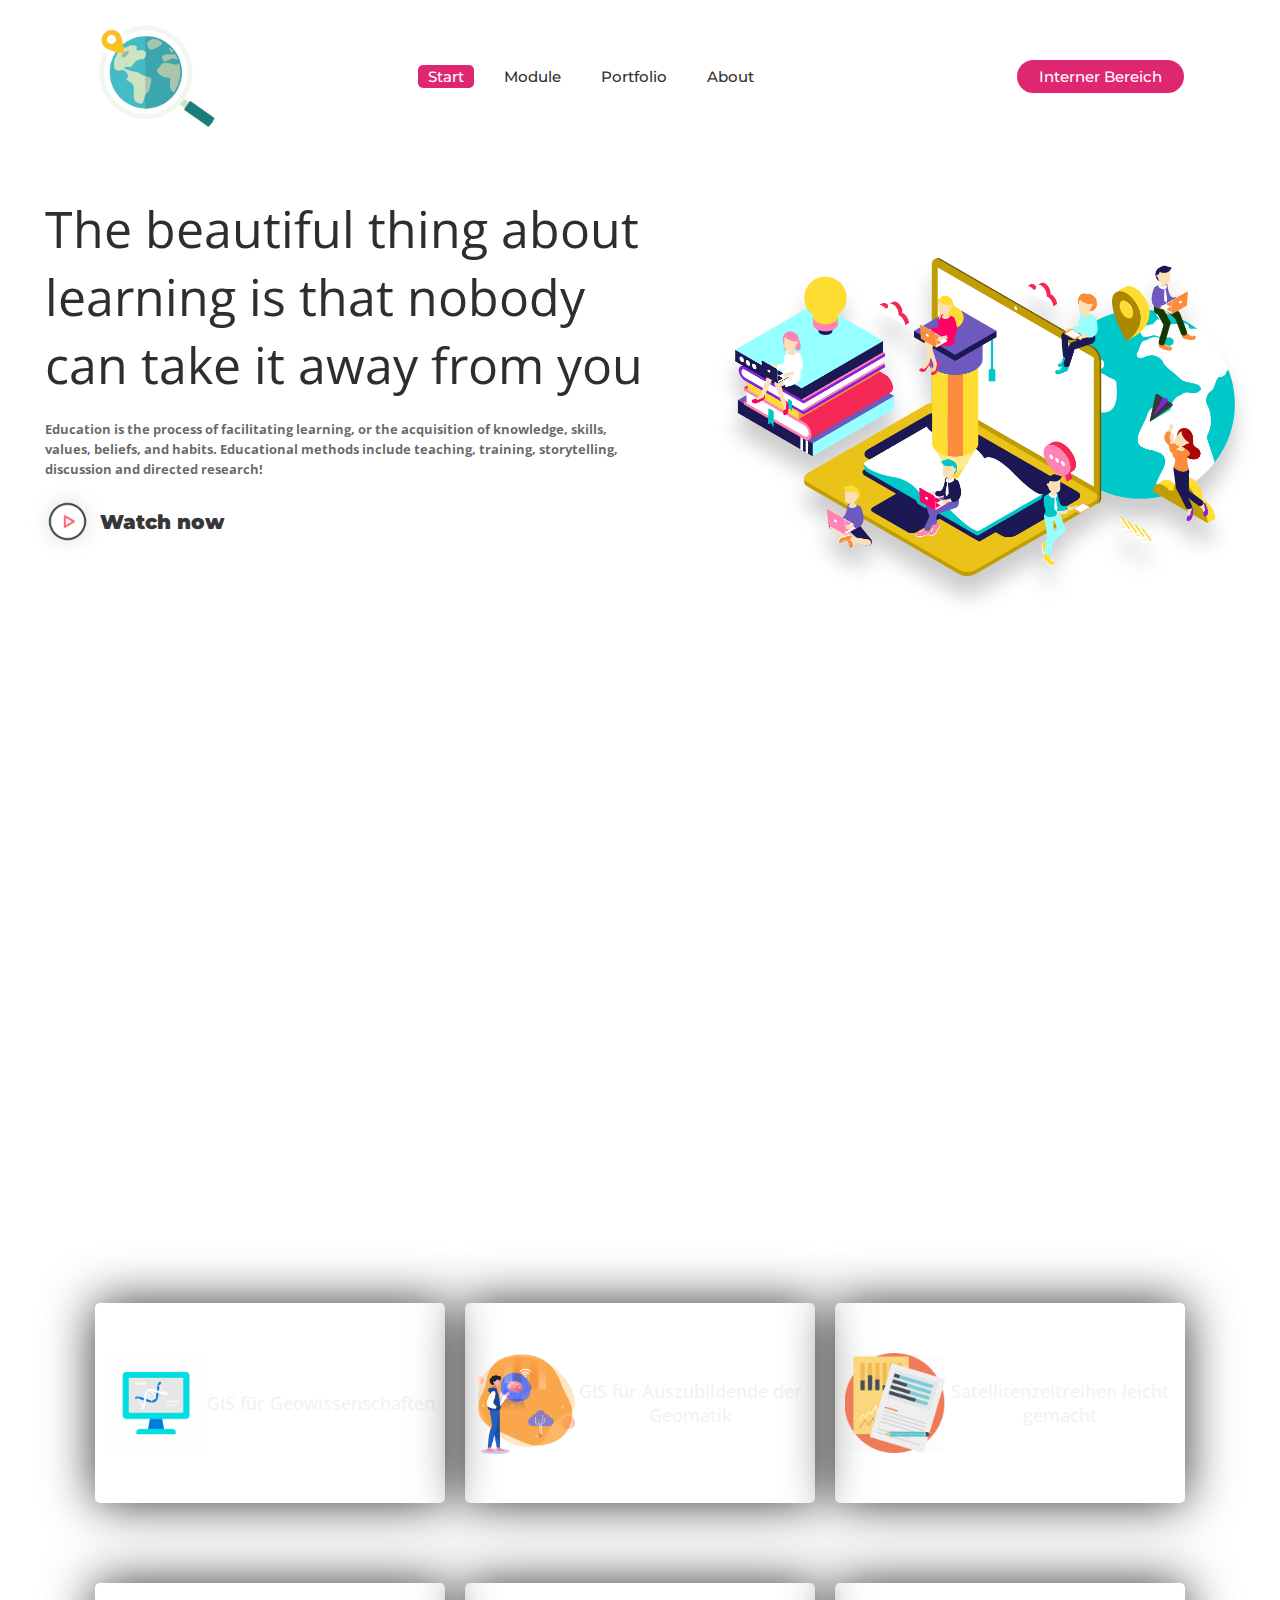
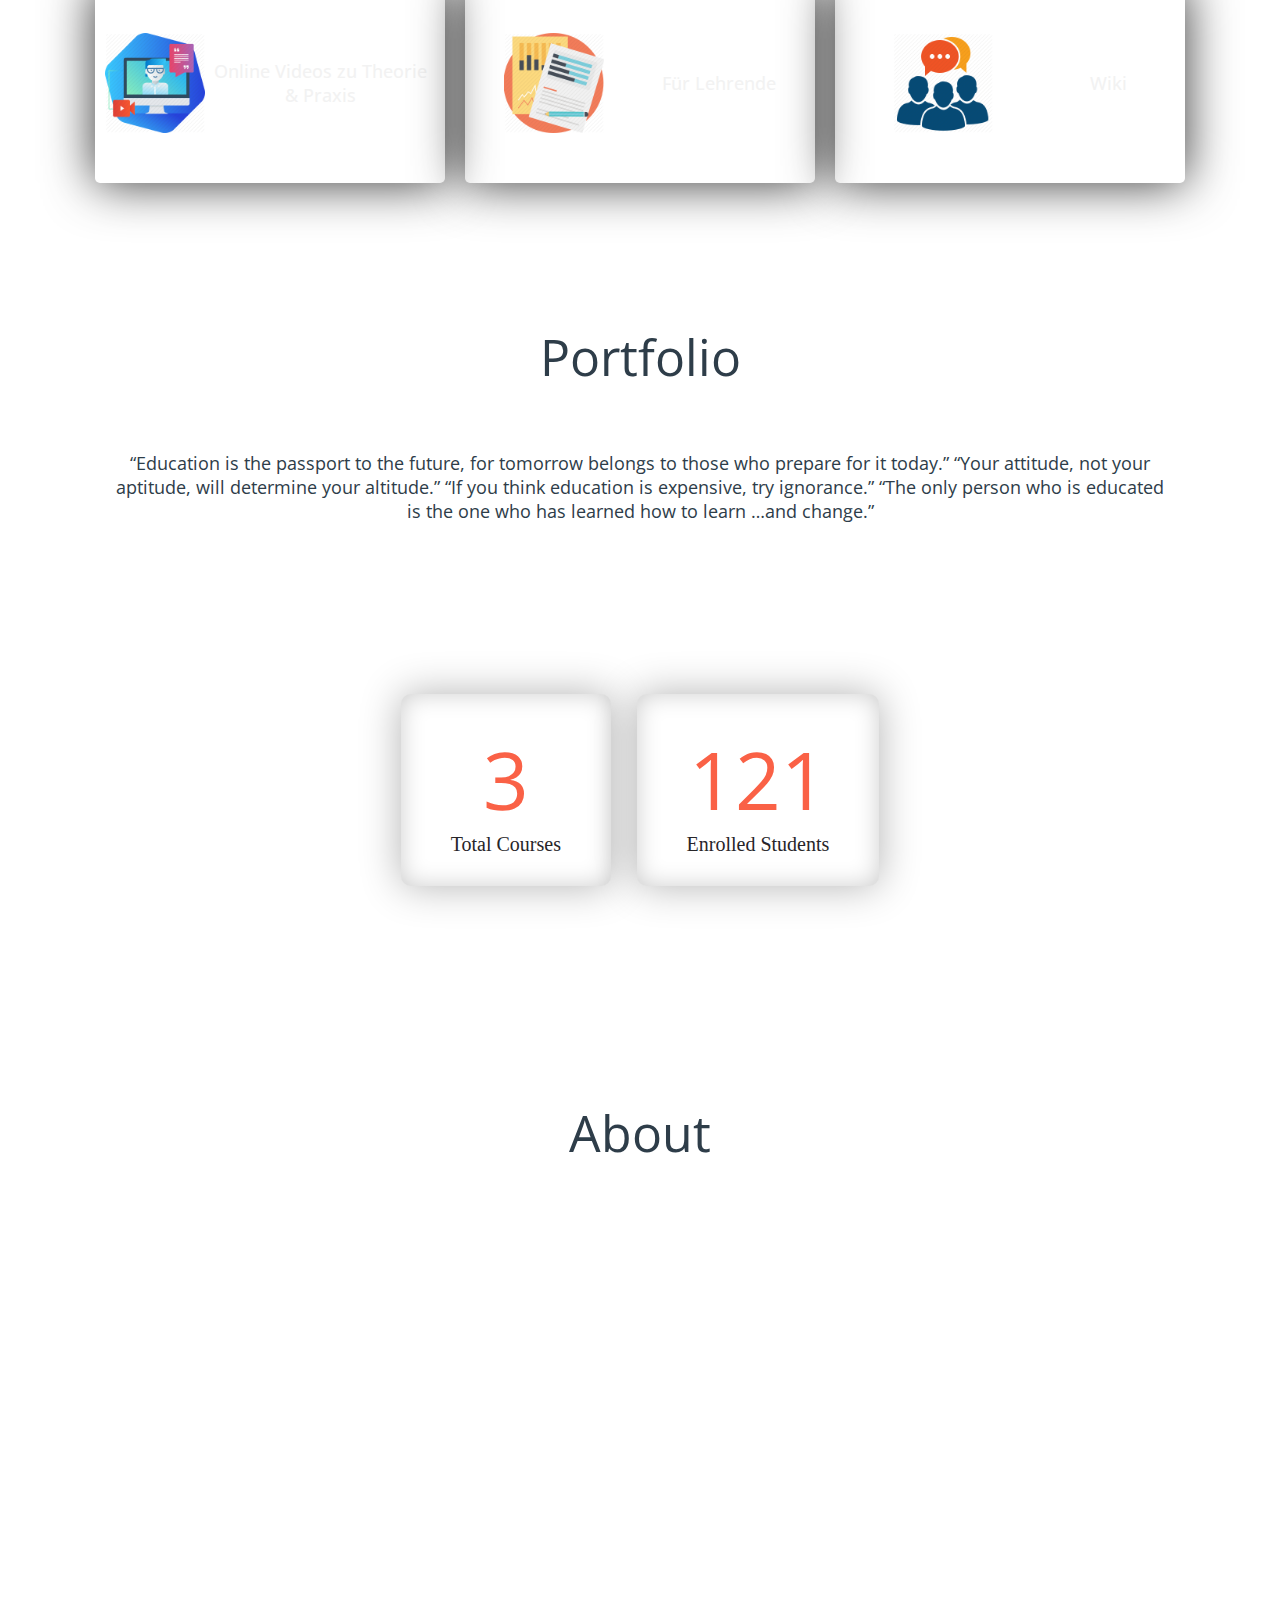
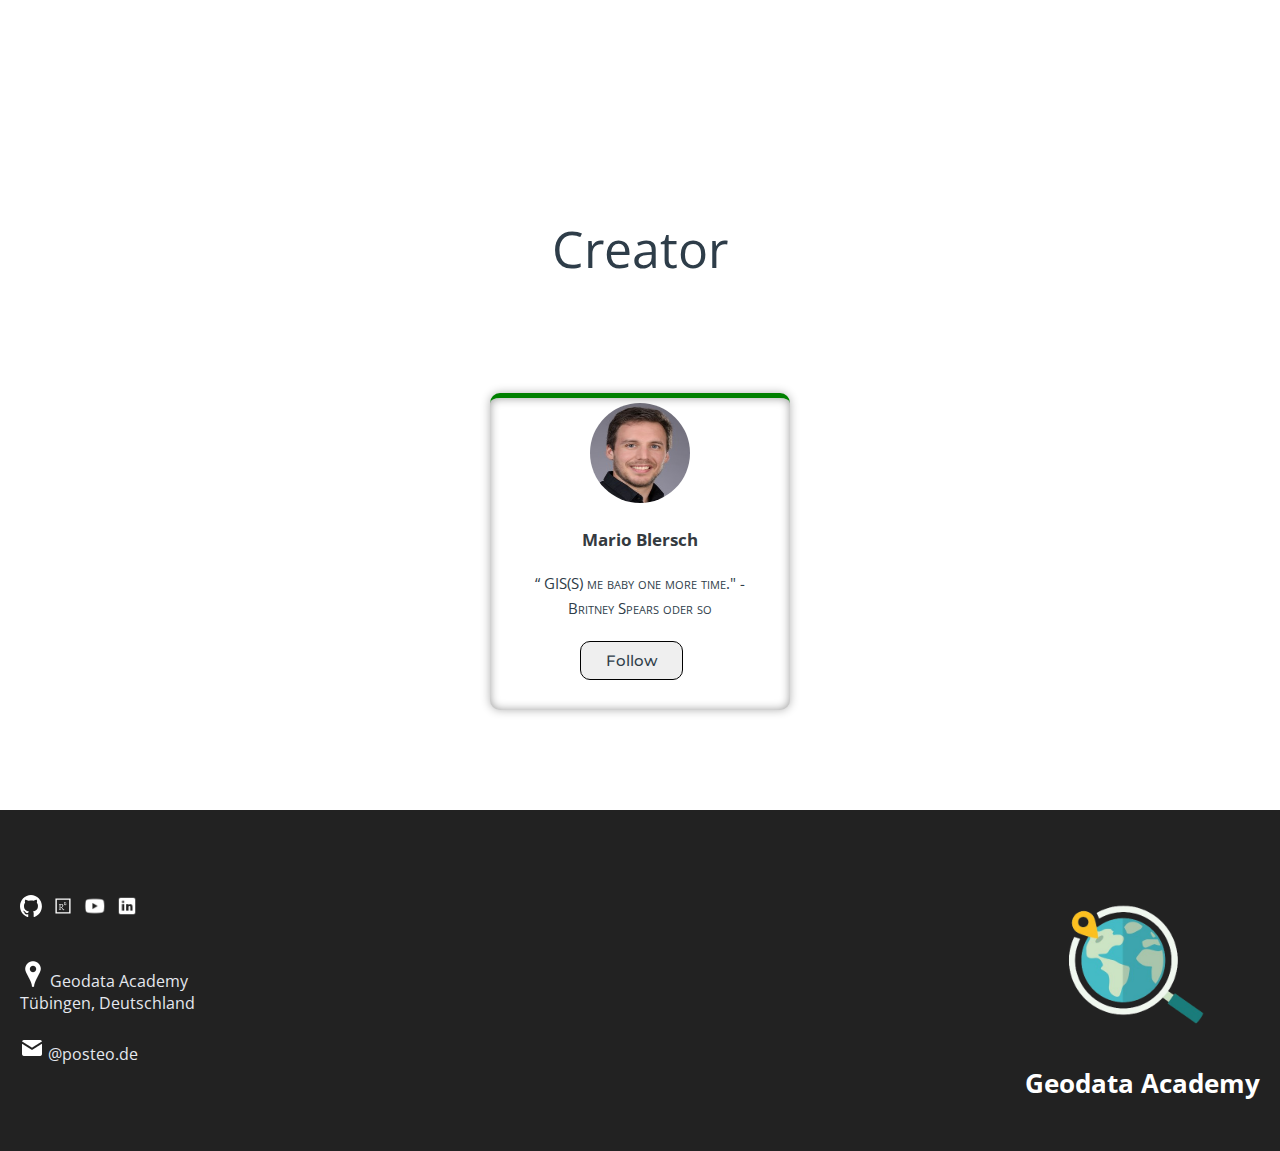
<file: index.html>
<!DOCTYPE html>
<html>
<head>
	<link rel="shortcut icon" type="png" href="images/icon/loca_trans2.png">
	<meta charset="utf-8">
	<meta http-equiv="X-UA-Comaptible" content="IE=edge">
	<title>LearnEd</title>
	<meta name="desciption" content="">
	<meta name="viewport" content="width=device-width, initial-scale=1">
	<link rel="stylesheet" type="text/css" href="style.css">
	<script type="text/javascript" src="script.js"></script>
	<script src="https://code.jquery.com/jquery-3.2.1.js"></script>
	<script>
		$(window).on('scroll', function(){
  			if($(window).scrollTop()){
  			  $('nav').addClass('black');
 			 }else {
 		   $('nav').removeClass('black');
 		 }
		})
	</script>
</head>
<body>
<!-- Navigation Bar -->
	<header id="header">
		<nav>
			<div class="logo"><img src="images/icon/loca_trans2.png" alt="logo"></div>
			<ul>
				<li><a class="active" href="">Start</a></li>
				<li><a href="#services_section">Module</a></li>
				<li><a href="#portfolio_section">Portfolio</a></li>
				<li><a href="#about_section">About</a></li>
			</ul>
			<a class="get-started" href="login.html">Interner Bereich</a>
			<img src="images/icon/menu.png" class="menu" onclick="sideMenu(0)" alt="menu">
		</nav>
		<div class="head-container">
			<div class="quote">
				<p>The beautiful thing about learning is that nobody can take it away from you</p>
				<h5>Education is the process of facilitating learning, or the acquisition of knowledge, skills, values, beliefs, and habits. Educational methods include teaching, training, storytelling, discussion and directed research!</h5>
				<div class="play">
					<img src="images/icon/play.png" alt="play"><span><a href="https://www.youtube.com/@geodataacademy3994" target="_blank">Watch now</a></span>
				</div>
			</div>
			<div class="svg-image">
				<img src="images/extra/svg1.jpg" alt="svg">
			</div>
		</div>
		<div class="side-menu" id="side-menu">
			<div class="close" onclick="sideMenu(1)"><img src="images/icon/close.png" alt=""></div>
			<div class="user">
				<img src="images/creator/monkey.jpg" alt="Username">
				<p>Monkey</p>
			</div>
			<ul>
				<li><a href="#services_section">Module</a></li>
				<li><a href="#portfolio_section">Portfolio</a></li>
				<li><a href="#about_section">About</a></li>
			</ul>
		</div>
	</header>

<!-- SERVICES -->
<div class="service-swipe">
	<div class="diffSection" id="services_section">
	<center><p style="font-size: 50px; padding: 100px; padding-bottom: 40px; color: #fff;">Module</p></center>
	</div>
	<a href="subjects/computer_courses.html"><div class="s-card"><img src="images/icon/computer-courses.png"><p>GIS für Geowissenschaften</p></div></a>
	<a href="subjects/jee.html"><div class="s-card"><img src="images/icon/brainbooster.png"><p>GIS für Auszubildende der Geomatik</p></div></a>
	<a href="subjects/jee.html#sample_papers"><div class="s-card"><img src="images/icon/papers.jpg"><p>Satellitenzeitreihen leicht gemacht</p></div></a>
	<a href="#"><div class="s-card"><img src="images/icon/online-tutorials.png"><p>Online Videos zu Theorie & Praxis</p></div></a>
	<a href="subjects/jee.html#sample_papers"><div class="s-card"><img src="images/icon/papers.jpg"><p>Für Lehrende</p></div></a>
	<a href="#contactus_section"><div class="s-card"><img src="images/icon/discussion.png"><p>Wiki</p></div></a>
</div>


<!-- PORTFOLIO -->
	<div class="diffSection" id="portfolio_section">
		<center><p style="font-size: 50px; padding: 100px; padding-bottom: 40px;">Portfolio</p></center>
		<div class="content">
			<p>
				“Education is the passport to the future, for tomorrow belongs to those who prepare for it today.” “Your attitude, not your aptitude, will determine your altitude.” “If you think education is expensive, try ignorance.” “The only person who is educated is the one who has learned how to learn …and change.”
			</p>
		</div>
	</div>
	<div class="extra">
		<p>We're increasing this data every year</p>
		<div class="smbox">
		<span><center><div class="data">3</div><div class="det">Total Courses</div></center></span>
		<span><center><div class="data">121</div><div class="det">Enrolled Students</div></center></span>
		</div>
	</div>

<!-- ABOUT -->
	<div class="diffSection" id="about_section">
		<center><p style="font-size: 50px; padding: 100px">About</p></center>
		<div class="about-content">
				<div class="side-image">
					<img class="sideImage" src="images/extra/e3.jpg">
				</div>
				<div class="side-text">
					<h2>What you think about us ?</h2>
					<p>Education is the process of facilitating learning, or the acquisition of knowledge, skills, values, beliefs, and habits. Educational methods include teaching, training, storytelling, discussion and directed research.<br> Educational website can include websites that have games, videos or topic related resources that act as tools to enhance learning and supplement classroom teaching. These websites help make the process of learning entertaining and attractive to the student, especially in today's age. <br>Using HTML(HyperText Markup Language), CSS(Cascading Style Sheet), JavaScript, we can make learning more easier and in a interesting way.</p>
				</div>
		</div>
	</div>

<!-- TEAM -->
	<div class="diffSection" id="team_section">
		<center><p style="font-size: 50px; padding-top: 100px; padding-bottom: 60px;">Creator</p></center>
		<div class="totalcard">
			<div class="card">
				<center><img src="images/creator/mb.jpg"></center>
				<center><div class="card-title">Mario Blersch</div>
				<div id="detail">
					<p>“ GIS(S) me baby one more time." - Britney Spears oder so</p>
					<div class="duty"></div>
					<a href="https://www.linkedin.com/in/mario-blersch-b6090b200/" target="_blank"><button class="btn-roshan">Follow</button></a>
				</div>
				</center>
			</div>
		</div>
	</div>


<!-- FOOTER -->
	<footer>
		<div class="footer-container">
			<div class="left-col">
				<div class="social-media">
					<a href="https://github.com/GeowazM"><img src="images/icon\github-mark-white.svg"></a>
					<a href="https://www.researchgate.net/profile/Mario-Blersch"><img src="images/icon\researchgate_logo.svg"></a>
					<a href="https://www.youtube.com/@geodataacademy3994"><img src="images/icon\ytube.png"></a>
					<a href="https://www.linkedin.com/in/mario-blersch-b6090b200/"><img src="images/icon\linkedin.png"></a>
				</div><br><br>
				<br><p><img src="images/icon/location.png"> Geodata Academy<br>Tübingen, Deutschland</p><br>
				<p><img src="images/icon/mail.png">&nbsp;@posteo.de</p>
			</div>
			<div class="right-col">
				<img src="images/icon/loca_trans.png" style="width: 200px;">
				<div class="logo"></div>
				<h1 style="color: #fff">Geodata Academy</h1>
			</div>
		</div>
	</footer>

</body>
</html>
</file>
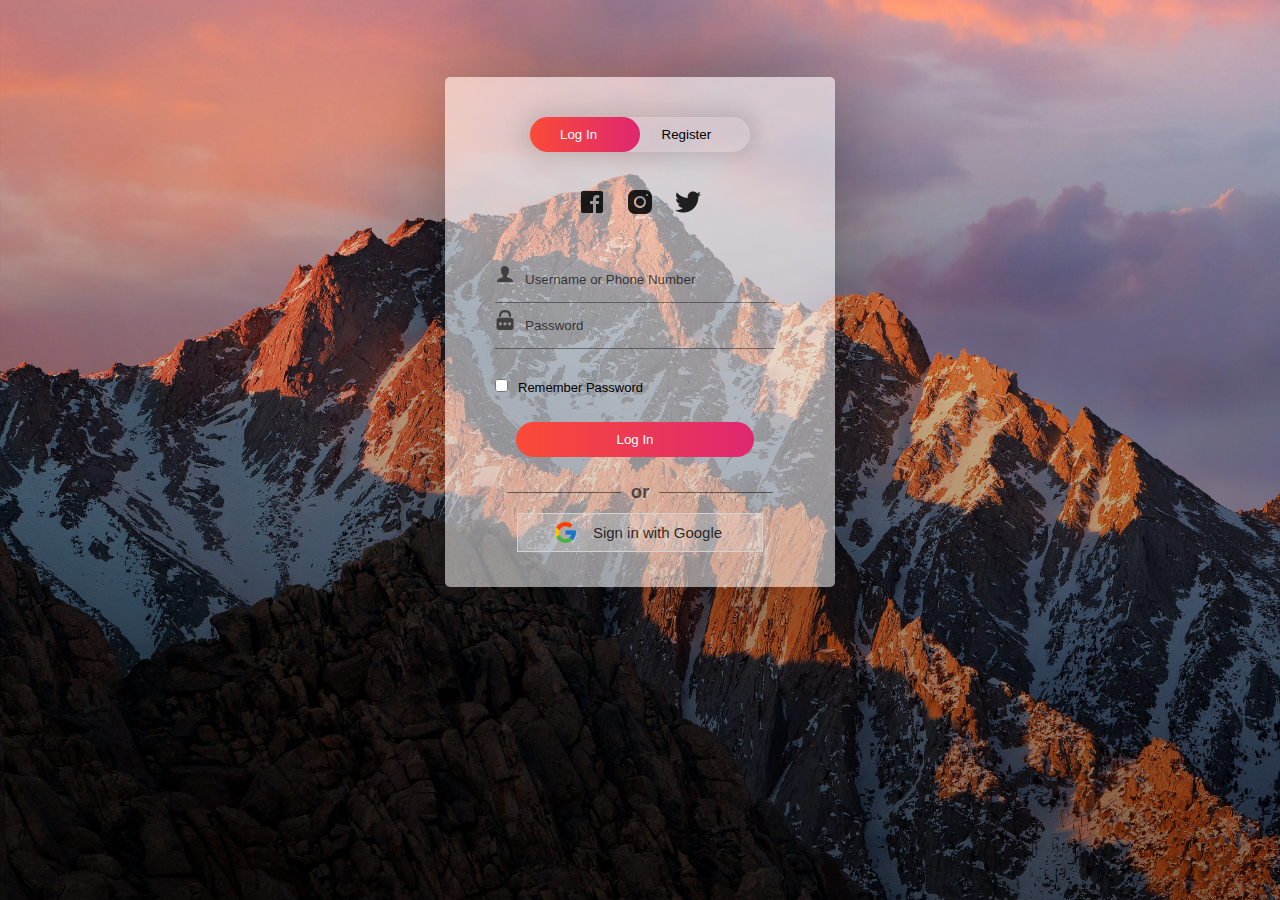
<file: login.html>
<!DOCTYPE html>
<html>
<head>
	<link rel="shortcut icon" type="png" href="images/icon/favicon.png">
	<title>Login SignUp</title>
	<link rel="stylesheet" type="text/css" href="loginStyle.css">
	<script src="https://ajax.googleapis.com/ajax/libs/jquery/3.4.1/jquery.min.js"></script>

  <!-- It will redirect to the Home Page after submitting the form -->
  <script>
  $(document).ready(function(){
    $("form").submit(function(){
      alert("Great Job !");
    });
  });
  </script>
</head>
<body>
		<div class="form-box">
			<div class="button-box">
				<div id="btn"></div>
				<button type="button" class="toggle-btn" id="log" onclick="login()" style="color: #fff;">Log In</button>
				<button type="button" class="toggle-btn" id="reg" onclick="register()">Register</button>
			</div>
			<div class="social-icons">
				<img src="images/icon/fb2.png">
				<img src="images/icon/insta2.png">
				<img src="images/icon/tt2.png">
			</div>
			
			<!-- Login Form -->
			<form id="login" class="input-group" action="index.html">
				<div class="inp">
					<img src="images/icon/user.png"><input type="text" id="email" class="input-field" placeholder="Username or Phone Number" style="width: 88%; border:none;" required="required">
				</div>
				<div class="inp">
					<img src="images/icon/password.png"><input type="password" id="password" class="input-field" placeholder="Password" style="width: 88%; border: none;" required="required">
				</div>
				<input type="checkbox" class="check-box">Remember Password
				<button type="submit" class="submit-btn">Log In</button>
			</form>


			<div class="other" id="other">
				<div class="instead">
					<h3>or</h3>
				</div>
				<button class="connect" onclick="google()">
					<img src="images/icon/google.png"><span>Sign in with Google</span>
				</button>
			</div>
			
			<!-- Registration Form -->
			<form id="register" class="input-group">
				<input type="text" class="input-field" placeholder="Full Name" required="required">
				<input type="email" class="input-field" placeholder="Email Address" required="required">
				<input type="password" class="input-field" placeholder="Create Password" name="psame" required="required">
				<input type="password" class="input-field" placeholder="Confirm Password" name="psame" required="required">
				<input type="checkbox" class="check-box" id="chkAgree" onclick="goFurther()">I agree to the Terms & Conditions
				<button type="submit" id="btnSubmit" class="submit-btn reg-btn">Register</button>
			</form>
		</div>
		<script type="text/javascript" src="script.js"></script>
</body>
</html>
</file>
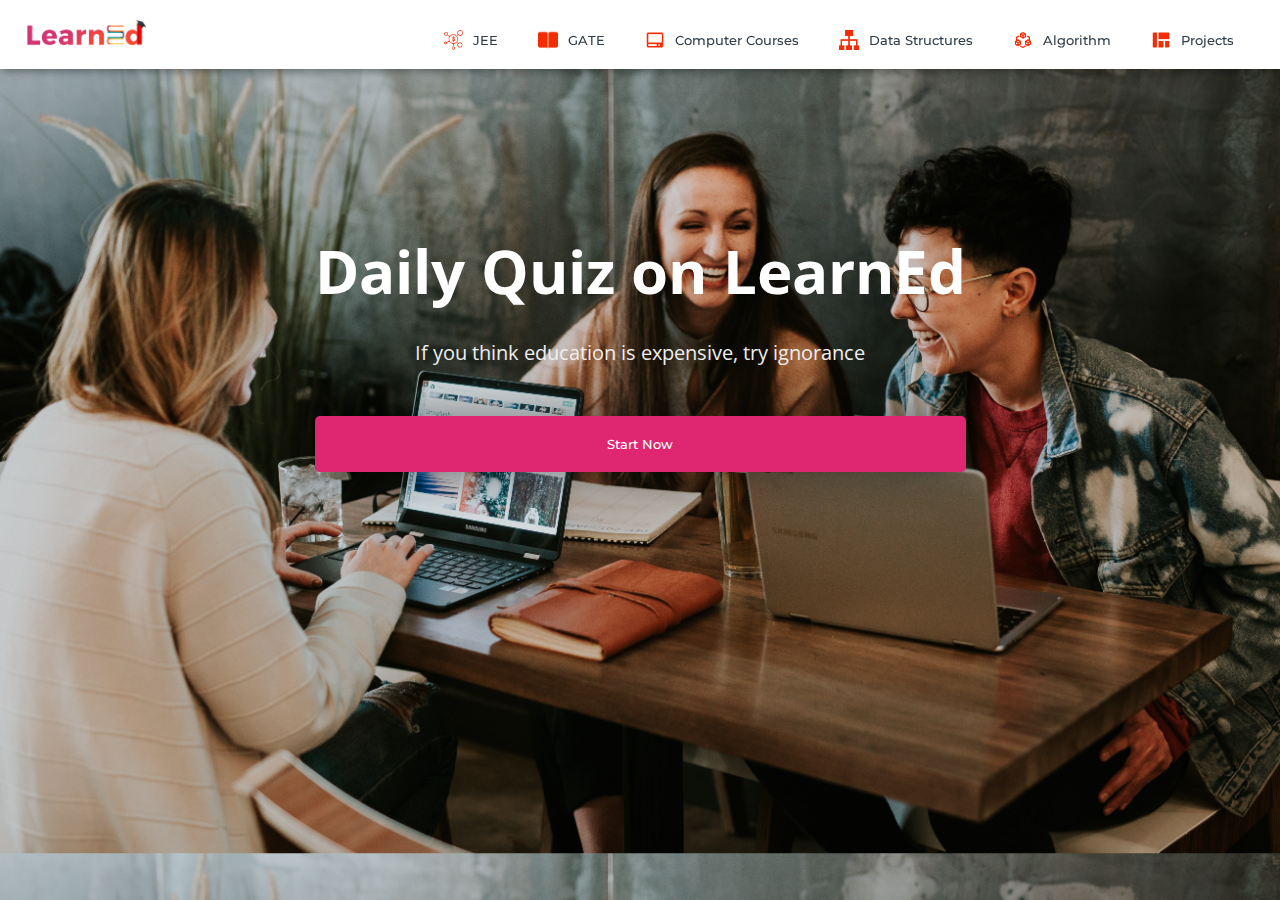
<file: subjects/quiz.html>
<!DOCTYPE html>
<html>
<head>
	<link rel="shortcut icon" type="png" href="../images/icon/favicon.png">
	<title>Quiz on LearnEd</title>
	<link rel="stylesheet" type="text/css" href="quizStyle.css">
	<script type="text/javascript" src="../script.js"></script>
</head>
<body>
	
<!-- NAVIGATION -->
	<header>
		<div class="nav" id="nav">
			<div id="learned-logo">
			<a href="../index.html"><img src="../images/icon/logo.png" style="width: 120px;"></a></div>
			<div class="switch-tab" id="switch-tab" onclick="switchTAB()"><img src="../images/icon/menu.png"></div>
			<ul id="list-switch">
				<li><a href="jee.html"><img src="../images/courses/d1.png" class="icon">JEE</a></li>
				<li><a href="gate.html"><img src="../images/courses/paper.png" class="icon">GATE</a></li>
				<li><a href="computer_courses.html"><img src="../images/courses/computer.png" class="icon">Computer Courses</a></li>
				<li><a href="computer_courses.html#data"><img src="../images/courses/data.png" class="icon">Data Structures</a></li>
				<li><a href="computer_courses.html#algo"><img src="../images/courses/algo.png" class="icon">Algorithm</a></li>
				<li><a href="computer_courses.html#projects"><img src="../images/courses/projects.png" class="icon">Projects</a></li>
			</ul>
			<div class="search" id="search-switch">
				<input type="search" placeholder="Search" class="srch"><button id="srchbtn"><img src="../images/icon/search.png"></button>
			</div>
		</div>
	</header>
	

<!-- MAIN Heading of Page -->
	<div class="title" id="title">
		<span>Daily Quiz on LearnEd</span>
		<div class="shortdesc"><br>
			<p>If you think education is expensive, try ignorance</p>
		</div>
		<button onclick="startquiz()">Start Now</button>
	</div>


<div class="panel" id="panel">
	
	<div class="left-side" id="left">
		<ul>
			<li onclick="quizt(1)">HOME</li>
			<li onclick="quizt(2)">JEE Mains</li>
			<li onclick="quizt(3)">JEE Advanced</li>
			<li onclick="quizt(4)">GATE</li>
			<li onclick="quizt(5)">C/C++</li>
			<li onclick="quizt(6)">Java</li>
			<li onclick="quizt(7)">Python</li>
			<li onclick="quizt(8)">JavaScript</li>
			<li onclick="quizt(9)">Data Structures</li>
			<li onclick="quizt(10)">Algorithm</li>
			<li onclick="quizt(11)">Interview Questions</li>
		</ul>
	</div>

	<div class="right-side" id="right">
		<div id="quiz-container">
			
			<div id="f1"><div class="quiz-frame main-frame"></div></div>

			<div id="f2"><iframe class="quiz-frame" src="https://docs.google.com/forms/d/e/1FAIpQLSe3hXLPuiQGqj1n3IeeAzM8YLNpgJIIk_zfteoEdWka4X3wxQ/viewform?embedded=true" frameborder="0" marginheight="0" marginwidth="0">Loading…</iframe></div>
			
			<div id="f3"><iframe class="quiz-frame" src="https://docs.google.com/forms/d/e/1FAIpQLSeVTLsd_AqZGpbIMnZRm20OKrjjiYSirWBjfCHpWtAsMQU--g/viewform?embedded=true" frameborder="0" marginheight="0" marginwidth="0">Loading…</iframe></div>
			
			<div id="f4"><iframe class="quiz-frame" src="https://docs.google.com/forms/d/e/1FAIpQLSdjSKZhQp5jqqR34zD_uWMtgXr18F9pdK6YqcafLSP6J7VZjw/viewform?embedded=true" frameborder="0" marginheight="0" marginwidth="0">Loading…</iframe></div>

			<div id="f5"><iframe class="quiz-frame" src="https://docs.google.com/forms/d/e/1FAIpQLSe1xs1-41MAbLN7KkXrJwtGdbl5ydxe_vX_nmFRjf6c0wtYkA/viewform?embedded=true"  frameborder="0" marginheight="0" marginwidth="0">Loading…</iframe></iframe></div>
			
			<div id="f6"><iframe class="quiz-frame" src="https://docs.google.com/forms/d/e/1FAIpQLSdHFDm_BakVxro_zJI78OF2OLJpXgDzzaAVMHD9hptWlXBSpA/viewform?embedded=true" frameborder="0" marginheight="0" marginwidth="0">Loading…</iframe></div>
			
			<div id="f7"><iframe class="quiz-frame" src="https://docs.google.com/forms/d/e/1FAIpQLSdgD7yFEJtqpkImDiLAaQ7w9VcsO688gr1V3Gl7FqwM5yXtWQ/viewform?embedded=true" frameborder="0" marginheight="0" marginwidth="0">Loading…</iframe></div>

			<div id="f8"><iframe class="quiz-frame" src="https://docs.google.com/forms/d/e/1FAIpQLSchDBnai_Aup7YFJQegg4z-qoB338p010VgZRxBYDT17xoRew/viewform?embedded=true" frameborder="0" marginheight="0" marginwidth="0">Loading…</iframe></div>

			<div id="f9"><iframe class="quiz-frame" src="https://docs.google.com/forms/d/e/1FAIpQLSfY5oIAz4R9Ty-LBpx7h4th6OJ0-RkrxIlLslRV4NjwwW8_uw/viewform?embedded=true" frameborder="0" marginheight="0" marginwidth="0">Loading…</iframe></div>
			
			<div id="f10"><iframe class="quiz-frame" src="https://docs.google.com/forms/d/e/1FAIpQLSflwS89sG7H98J9vFgFqJgsKaZ5gpq3yUlOiW3up7RQQ-qRnw/viewform?embedded=true" frameborder="0" marginheight="0" marginwidth="0">Loading…</iframe></div>

			<div id="f11"><iframe class="quiz-frame" src="https://docs.google.com/forms/d/e/1FAIpQLSe_aS8-CMNFdUzI1UE73zahC2bmMwJkmB6FJXPIeKbLIBqB4Q/viewform?embedded=true" frameborder="0" marginheiclass="quiz-frame" ght="0" marginwidth="0">Loading…</iframe></div>

		</div>
	</div>

</div>

	<script type="text/javascript" src="../script.js"></script>
</body>
</html>
</file>
<file: style.css>
@import url('https://fonts.googleapis.com/css?family=Montserrat:500&display=swap');
@import url('https://fonts.googleapis.com/css?family=Dancing+Script&display=swap');
@import url('https://fonts.googleapis.com/css?family=Open+Sans&display=swap');

* {
	box-sizing: border-box;
	margin: 0;
	padding: 0;
}

html {
	scroll-behavior: smooth;
}
body {
	background: #FFF;
	font-family: 'Open Sans', sans-serif;
}

header {
	height: 90vh;
	/* background: #000; */
}
.black {
	box-shadow: 0 2px 10px rgba(0, 0, 0, 0.5);
}
nav {
	padding-top: 20px;
	padding-bottom: 20px;
	top: 0;
	position: fixed;
	display: flex;
	width: 100%;
	z-index: 1000;
	background: #fff;
	justify-content: space-around;
	transition: 1.5s;
	align-items: center;
}
nav ul {
	display: flex;
	align-items: center;
}
nav ul li {
	list-style: none;
	margin: 5px 10px;
}
nav ul li a {
	padding: 2px 10px;
	color: #2e2e2e;
	cursor: pointer;
	transition: .5s;
	text-decoration: none;
}
nav ul li a:hover {
	color: #fff;
	border-radius: 5px;
	background: #DF2771;
}
.active {
	color: #fff;
	border-radius: 5px;
	background: #DF2771;
}
.srch {
	padding: 2px 10px;
	display: flex;
	/* align-items: center; */
	justify-content: center;
	/* background: #0066ff; */
	border: 1px solid;
	border-radius: 20px;
}
.srch img {
	width: 25px;
	cursor: pointer;
}
.srch .search {
	/* padding: 2px 10px; */
	outline: none;
	border: none;
	background: transparent;
}

.get-started {
	margin-left: 50px;
	padding: 5px 20px;
	border: 2px solid #DF2771;
	border-radius: 20px;
	text-decoration: none;
	
	transition: .5s;
	background-color: #DF2771;
	color: #fff;
}
.get-started:hover {
	color: #2e2e2e;
	background: #fff;
}
.logo img{
	width: 120px;
	cursor: pointer;
	transition: all 1s;
}

a, button {
	float: left;
	font-family: "Montserrat", sans-serif;
	font-weight: 500;
	font-size: 15px;
	color: #2E3D49;
	display: block;
	text-decoration: none;
	text-align: center;
}
.head-container {
	margin-top: 245px;
	display: flex;
	flex-wrap: wrap;
	align-items: center;
	justify-content: space-around;
}
.quote {
	width: 600px;
	transform: translateY(-50px);
}
.quote h5 {
	margin-top: 20px;
	color: #0009;
	line-height: 20px;
}
.quote p {
	font-size: 50px;
	color: #2e2e2e;
}
.quote .play {
	margin-top: 20px;
	display: flex;
	/* justify-content: center; */
	align-items: center;
}
.quote .play img {
	width: 45px;
	cursor: pointer;
	filter: drop-shadow(0 0 10px #0002);
}
.quote .play span a{
	margin-left: 10px;
	font-size: 20px;
	font-weight: 900;
	color: rgba(0, 0, 0, 0.8);
	cursor: pointer;
}
.svg-image img{
	width: 500px;
	filter: drop-shadow(0 20px 10px rgba(0,0,0,0.2));
}

/* SIDE MENU */
.menu {
	cursor: pointer;
	width: 25px;
	display: none;
}
.side-menu {
	width: 100%;
	height: 100%;
	background: rgba(182, 33, 90, 0.993);
	position: absolute;
	top: 0;
	transition: .8s;
	z-index: 2000;
	transform: translateX(-100%);
}
.side-menu ul {
	margin-top: 35%;
	display: flex;
	flex-direction: column;
	justify-content: center;
	/* background: #FA4B37; */
}
.side-menu ul li {
	list-style: none;
	/* background: #009900; */
	display: flex;
	justify-content: center;
	align-items: center;
	/* border-bottom: 1px solid #fff; */
	/* padding: 10px 0px; */
}
.side-menu ul li:hover a{
	background: #fff;
	color: #DF2771;
}
.side-menu ul li a{
	color: #FFF;
	width: 100%;
	font-size: 1em;
	/* background: #2E3D49; */
	text-decoration: none;
	padding: 15px 0px;
}
.close img{
	float: right;
	width: 35px;
	cursor: pointer;
	margin: 10px;
}
.user {
	display: flex;
	justify-content: center;
	align-items: center;
	margin-top: 10%;
}
.user img {
	width: 60px;
	border-radius: 50%;
	border: 2px solid #fff;
	filter: drop-shadow(0 10px 20px #0004);
	margin-right: 30px;
	cursor: pointer;
}
.user p {
	color: #fff;
	cursor: pointer;
}
.user img, .user p {
	opacity: 1;
}
/*Common things in all sections*/
#about_section, #portfolio_section, #team_section, #services_section, #contactus_section {
	font-family: 'Open Sans', sans-serif;
	color: #2E3D49;
	position: relative;
}
.diffSection {
	width: 100%;
	/*position: relative;*/
	justify-content: center;
	align-items: center;
}
.diffSection .content {
	margin: 10px;
	text-align: center;
	padding: 10px 100px;
	font-size: 1.1em;
}

/*PORTFOLIO*/
.extra {
	width: 100%;
}
.extra p {
	padding: 30px;
	padding-bottom: 150px;
	font-size: 50px;
	text-align: center;
	color: #fff;
	background-image: linear-gradient(rgba(0,0,0,0),rgba(0,0,0,0.7)),url("images/extra/b1.jpg");
	background-size: cover;
	background-attachment: fixed;
	font-family: cursive;
	z-index: -9;
}
.smbox {
	display: flex;
	flex-wrap: wrap;
	transform: translateY(-100px);
	justify-content: center;
}
.smbox span {
	margin: 1%;
	background: #fff;
	box-shadow: inset 0px 0px 25px rgba(0,0,0,0.2),
						0 0 40px rgba(0,0,0,0.3);
	border-radius: 10px;
	padding: 30px 50px;
	cursor: pointer;
}
.smbox span:hover {
	transform: scale(1.3);
	transition: .5s ease;
}
.smbox .data {
	font-size: 80px;
	color: #FA6146;	
}
.smbox .det {
	font-size: 20px;
	color: #272529;
	font-family: cursive;
}

/*Title*/
.title {
	 margin-top: 0px; 
	font-family: 'Open Sans', sans-serif;
	font-size: 30px;
	text-align: center;
	color: #2E3D49;
}

/*ABOUT*/
.about-content {
	width: 100%;
	position: relative;
	justify-content: center;
	flex-wrap: wrap;
	display: flex;
	align-items: center;
}
.about-content .side-text {
	width: 550px;
	padding: 50px 40px;
	background: #fff;
	box-shadow: 2px 0 100px rgba(0,0,0,0.3);
	border-radius: 5px;
	text-align: justify;
	line-height: 22px;
	opacity: 0;
	transform: translateX(-100px);
	transition: 1s ease-in-out;
}
.about-content .side-text-appear {
	opacity: 1;
	transform: translateX(0px);
}
.about-content .side-text h2 {
	padding: 10px;
}
.about-content .side-text p {
	padding: 10px;
}
.about-content .side-image img {
	width: 90%;
	border-radius: 5px;
}
.sideImage {
	transform: translateX(100px);
	opacity: 0;
	transition: .8s ease-in-out;
}
.sideImage-appear {
	opacity: 1;
	transform: translateX(0px);
}

/*POPULAR SUBJECTS*/
.cbox {
	position: relative;
	width: 100%;
	display: inline-flex;
	flex-wrap: wrap;
	justify-content: center;
}
.cbox .det {
	width: 250px;
	height: 80px;
	margin: 10px;
	background: #fff;
	cursor: pointer;
}
.cbox .det a{
	justify-content: space-around;
	width: 250px;
	padding: 28px;
	border-radius: 10px;
	border: 1px solid #FA4B37;
	font-size: 15px;
	color: #272529;
	font-family: cursive;
	text-decoration: none;
}
.cbox .det a:hover {
	background: linear-gradient(to right, #FA4B37, #DF2771);
	color: white;
}
.cbox .det a:hover img{
	filter: brightness(100);
}
.cbox img {
	width: 20px;
	margin-right: 20px;
}

/*TEAM SECTION*/
.totalcard {
	width: 100%;
	display: flex;
	flex-wrap: wrap;
	align-items: center;
	justify-content: center;
	margin-bottom: 50px;
}
.totalcard .card {
	margin: 50px;
	width: 300px;
	border-radius: 10px;
	background: #fff;
}
.totalcard .card{
	box-shadow: inset 0 0 10px rgba(0,0,0,0.4),
					0 0 10px rgba(0,0,0,0.3);
}
.card:nth-child(1){
	border-top: 5px solid green;
}
.card:nth-child(2){
	border-top: 5px solid blue;
}
.card:nth-child(1):hover {
	box-shadow: inset 0px 0px 10px rgba(0,255,0,0.5),
				1px 1px 30px rgba(0,255,0,0.5);
}
.card:nth-child(2):hover {
	box-shadow: inset 0px 0px 10px rgba(0,0,255,0.5),
				1px 1px 30px rgba(0,0,255,0.5);
}
.totalcard .card img {
	width: 100px;
	height: 100px;
	margin-top: 5px;
	cursor: pointer;
	border-radius: 50px;
	transition-duration: .8s;
}
.totalcard .card img:hover {
	transform: scale(3.5);
	border-radius: 0;
	box-shadow: 0 0 20px rgba(0,0,0,0.5);
}
#detail p{
	font-size: 15px;
	line-height: 25px;
	font-variant: small-caps;
	text-align: center;
	margin: 25px;
	margin-bottom: 0px;
	margin-top: 0px;
}
#detail button {
	outline: none;
	border-radius: 10px;
	border-style: none;
	border: 1px solid black;
	padding: 9px 25px;
	cursor: pointer;
	transition-duration: .4s;
}
#detail a {
	bottom: 80px;
	text-decoration: none;
	margin-bottom: 30px;
	margin-top: 20px;
	margin-left: 90px;
	align-self: center;
}
.btn-roshan:hover {
	background: rgba(0,255,0,0.7);
	color: #fff;
}
.btn-roshan2:hover {
	background: rgba(0,0,255,0.5);
	color: #fff;
}
.card-title {
	font-size: 17px;
	color: #343A40;
	padding: 20px;
	font-weight: 700;
}

/*Service Section*/
/*Service Section*/
.service-swipe {
	display: flex;
	flex-wrap: wrap;
	justify-content: center;
	align-items: center;
	background-image: linear-gradient(rgba(0,0,0,0),rgba(0,0,0,0.7)),url("images/extra/backwallpaper.jpg");
	background-size: cover;
	background-attachment: fixed;
}
.service-swipe .s-card img {
	width: 100px;
}
.service-swipe a {
	padding: 0;
	margin: 40px 10px;
}
.service-swipe .s-card {
	display: flex;
	justify-content: space-around;
	padding: 10px;
	align-items: center;
	text-align: center;
	width: 350px;
	height: 200px;
	box-shadow: inset 0 0 20px rgba(255,255,255,0.05),
					0 0 50px rgba(0,0,0,0.8);
	border-radius: 5px;
	cursor: pointer;
	transition-duration: .5s;
}
.service-swipe .s-card p {
	color: #f2f2f2;
	font-size: 1.2em;
	font-family: 'Open Sans',sans-serif;
}
.service-swipe .s-card:hover {
	box-shadow: 0 0 50px rgba(255,255,255,0.8);
	transform: translateY(-10px);
}

/*Contact Us Section*/
.csec {
	background: linear-gradient(to right, #FA4B37, #DF2771);
	background-attachment: fixed; 
	position: absolute;
	width: 100%;
	height: 250px;
	top: 200px;
	content: '';
	transform-origin: top right;
	transform: skewY(-10deg);
	z-index: -1;
}
.back-contact {
	margin-top: 0px;
	transform: translateY(-50px);
	display: flex;
	align-items: center;
	justify-content: space-around;
}
.cc {
	height: 400px;
	width: 400px;
	height: 500px;
	border-radius: 10px;
	justify-content: center;
	box-shadow: 1px 1px 20px rgba(0,0,0,0.4);
	background: #fff;
}
.cc form {
	margin: 5%;
	margin-top: 40px;
	width: 90%;
	height: 90%;
}
.cc form label {
	position: absolute;
	color: #2E3D49;
	font-size: 10px;
	font-weight: 800;
}
.cc form input {
	padding: 15px;
	margin-bottom: 10px;
	border-radius: 5px;
	box-shadow: inset 0 0 5px lightgray;
	border: 1px solid rgba(0,0,0,0.2);
	outline: none;
	color: #2E3D49;
	font-weight: 600;
}
.imp {
	color: red;
}
form textarea {
	width: 100%;
	height: 100px;
	box-shadow: inset 0 0 5px lightgray;
	border: 1px solid rgba(0,0,0,0.2);
	border-radius: 5px;
	outline: none;
	color: #2E3D49;
	font-weight: 600;
	padding: 15px;
}
#csubmit {
	margin-top: 20px; 
	background: linear-gradient(to right, #FA4B37, #DF2771);
	border-radius: 5px;
	border-style: none;
	outline: none;
	width: 100%;
	padding: 15px 25px;
	color: #fff;
	font-size: 12px;
	cursor: pointer;
}

/*REVIEW SECTION*/
#makeitfull {
	display: flex;
	justify-content: center;
	transform: translateY(35px);
}
#makeitfull img {
	width: 50px;
}
.review {
	background: #F8F8F8;
	width: 100%;
}
.rev-container {
	padding: 10px 10%;
	display: flex;
	flex-wrap: wrap;
	justify-content: space-around;
}
.rev-container .rev-card {
	/*overflow: hidden;*/
	width: 550px;
	height: 240px;
	margin-bottom: 40px;
	background: #fff;
	display: flex;
	padding: 10px;
	box-shadow: 2px 2px 20px rgba(0,0,0,0.2);
}
.rev-card:hover {
	box-shadow: 1px 1px 5px rgba(0,0,0,0.2);
}
.identity {
	display: flex;
	flex-wrap: wrap;
	justify-content: center;
	padding: 10px;
}
.identity img {
	width: 120px;
	height: 120px;
	transition-duration: .8s;
	border-radius: 50%;
}
.identity img:hover {
	transform: scale(2.2);
	border-radius: 0px;
	box-shadow: 0 0 20px rgba(0,0,0,0.3);
}
.identity p {
	width: 150px;
	font-weight: bold;
	color: #2E3D49;
	text-align: center;
}
.identity h6 {
	width: 150px;
	text-align: center;
}
.identity .rating img {
	width: 12px;
	height: 12px;
	margin-right: 5px;
}
.rev-cont {
	overflow: hidden;
}
.rev-cont #title {
	padding: 10px;
	color: #2E3D49;
	font-weight: bold;
}
.rev-cont #content {
	padding: 10px;
	font-size: .9em;
	color: #2E3D49;
	line-height: 22px;
	text-align: justify;
}


/*FEEDBACK*/
.title2 {
	position: relative;
	margin-top: 150px;
	margin-left: 100px;
}
.title2 span{
	font-weight: 700;
	font-family: 'Open Sans', sans-serif;
	font-size: 30px;
	color: #2E3D49;
}
.title2 .shortdesc2 {
	padding: 10px;
	font-family: 'Open Sans', sans-serif;
	font-size: 15px;
	color: #2E3D49;
	margin-bottom: 10px;
}
.feedbox {
	margin-top: 50px;
	width: 100%;
	display: flex;
	background-image: linear-gradient(rgba(0,0,0,0),rgba(0,0,0,0.7)),url("images/extra/b4.jpg");
	background-size: cover;
	padding: 50px 80px;
	background-attachment: fixed;
}
.feed {
	width: 800px;
	height: 400px;
	position: relative;
	border-radius: 10px;
	justify-content: center;
	box-shadow: inset 0 0 90px rgba(0,0,0,0.6),
					0 0 80px rgba(0,0,0,0.2);
	background: rgba(0,0,0,0.4);
}
.feed form {
	width: 100%;
	height: 100%;
	padding: 20px;
}

.feed form label {
	position: absolute;
	color: #f2f2f2;
	font-size: 10px;
	font-weight: 800;
}
.feed form input, .feed textarea {
	padding: 15px;
	border-radius: 5px;
	box-shadow: inset 0 0 5px lightgray;
	border: 1px solid rgba(0,0,0,0.2);
	outline: none;
	color: #2E3D49;
	background: #fff9;
	font-weight: 600;
}
.feed form input {
	margin-bottom: 15px;
	width: 50%;
}
.feed form .fname {
	width: 25%;
}
.feed form textarea {
	width: 100%;
	height: 100px;
}
.feed #csubmit {
	margin-top: 25px; 
	background: linear-gradient(to right, #FA4B37, #DF2771);
	border-radius: 5px;
	border-style: none;
	outline: none;
	width: 100%;
	padding: 15px 25px;
	color: #fff;
	font-size: 12px;
	cursor: pointer;
}

/*SCROLLING TEXT*/
.marqu {
	text-align: center;
	justify-content: center;
	color: #fff;
	font-size: 20px;
	padding: 10px;
}

/*FOOTER*/
footer {
	color: #E5E8EF;
	background: #000D;
	padding: 50px 0; 
}
footer .footer-container {
	max-width: 1300px;
	margin: auto;
	padding: 0 20px;
	display: flex;
	justify-content: space-between;
	align-items: center;
	flex-wrap: wrap-reverse;
}
footer .social-media img{
	width: 22px;
}
footer .logo {
	width: 180px;
	color: #fff;
}
footer .social-media a{
	margin-right: 10px;
	font-size: 22px;
	text-decoration: none;
}
footer .right-col h1{
	font-size: 26px;
}
footer .border{
	width: 100px;
	height: 4px;
	background: linear-gradient(to right, #FA4B37, #DF2771);
	margin: 2px;
}
footer .newsletter-form {
	display: flex;
	justify-content: center;
	align-items: center;
	flex-wrap: wrap;
}
footer input::placeholder {
  color: white !important;
}
footer .txtb {
	flex: 1;
	padding: 18px 40px;
	font-size: 16px;
	background: #343A40;
	border: none;
	font-weight: 700;
	outline: none;
	border-radius: 5px;
	min-width: 260px;
	margin-top: 20px;
	color: white;
}
footer .btn {
	margin-top: 20px;
	padding: 18px 40px;
	font-size: 16px;
	color: #f1f1f1;
	background: linear-gradient(to right, #FA4B37, #DF2771);
	border: none;
	font-weight: 700;
	outline: none;
	border-radius: 5px;
	margin-left: 20px;
	cursor: pointer;
	transition: opacity .3s linear;	
}
footer .btn:hover {
	opacity: .7;
}

/*PROPERTIES FOR MAKING WEBSITE RESPONSIVE*/
@media screen and (max-width: 960px) {
	.footer-container {
		max-width: 600px;
	}
	.right-col {
		width: 100%;
		margin-bottom: 60px;
	}
	.left-col {
		width: 100%;
		text-align: center;
	}
	.social-media {
		display: flex;
		justify-content: center;
	}
	.logo {
		transition: 1s;
		margin-left: 30%;
	}
	nav ul, .srch, .get-started{
		display: none;
	}
	.menu {
		display: block;
	}
	nav {
		padding-bottom: 20px;
		border-bottom: 1px solid #0005;
		/* position: fixed; */
		/* top: 0; */
	}
	.quote p, .quote h5, .play {
		justify-content: center;
		text-align: center;
	}
	.quote p {
		font-size: 30px;
	}
	.service-container .right-side img {
		width: 90%;
	}
	.title {
		margin-top: 0px;
	}
	
}
@media screen and (max-width: 700px) {
	footer .btn{
		margin: 0;
		width: 100%;
		margin-top: 20px;
	}
	.svg-image img {
		width: 90%;
		margin: 20px;
		/* align-self: center; */
	}
}

@media screen and (max-width: 1000px) {	
	.feedbox form input, .feedbox form .fname{
		width: 100%;
	}
}
</file>
<file: loginStyle.css>
* {
	margin: 0;
	padding: 0;
	font-family: sans-serif;
}

body {
	background-image: linear-gradient(rgba(0,0,0,0),rgba(0,0,0,0.5)),url("images/extra/backwallpaper.jpg");
	background-size: cover;
	background-attachment: fixed;
	display: flex;
	justify-content: center;
}
.logo {
	display: flex;
	justify-content: center;
}
.logo img {
	width: 100px;
}
.form-box
{
	width: 380px;
	height: 500px;
	position: relative;
	margin: 6% auto;
	background: #fff8;
	padding: 5px;
	border-radius: 5px;
	overflow: hidden;
	box-shadow: 0px 0px 100px rgba(0,0,0,0.4);
}

.button-box
{
	width: 220px;
	margin: 35px auto;
	position: relative;
	box-shadow: 0 0 20px 9px rgba(0,0,0,.1);
	border-radius: 30px;
}

.toggle-btn
{
	padding: 10px 30px;
	cursor: pointer;
	background: transparent;
	position: relative;
	border: 0;
	outline: none;
}

#btn
{
	top: 0;
	left: 0;
	position: absolute;
	width: 110px;
	height: 100%;
	background: linear-gradient(to right, #FA4B37, #DF2771);
	border-radius: 30px;
	transition: 0.5s;
}
.social-icons
{
	margin: 30px auto;
	text-align: center;
}
.social-icons img
{
	width: 30px;
	margin: 0 7px;
	cursor: pointer;
	opacity: 0.85;
}

.input-group
{
	top: 180px;
	position: absolute;
	width: 280px;
	transition: .5s;
	font-size: 13px;
	color: #010101;
}
.inp {
	border-bottom: 1px solid rgba(0,0,0,0.4);
	justify-content: center;
}
.inp img{
	width: 20px;
	padding-right: 10px;
}
.input-field
{
	width: 100%;
	padding: 10px 0;
	margin: 5px 0;
	border-left: 0;
	border-right: 0;
	border-top: 0;
	border-bottom: 1px solid rgba(0,0,0,0.4);
	outline: none;
	background: transparent;
	color: rgba(0,0,0);
}
::placeholder { /* Chrome, Firefox, Opera, Safari 10.1+ */
	color: rgba(0,0,0,0.7);
	/*opacity: 1;  Firefox */
}
#register .input-field {
	color: rgba(0,0,0,0.8);
}
.submit-btn
{
	width: 85%;
	padding: 10px 30px;
	cursor: pointer;
	display: block;
	margin: auto;
	background: linear-gradient(to right, #FA4B37, #DF2771);
	color: #fff;
	border: 0;
	outline: none;
	border-radius: 30px;
}

.reg-btn {
	background: lightgray;
}
.check-box
{
	cursor: pointer;
	margin: 30px 10px 30px 0;
}

.instead {
	margin-top: 10px;
}
.instead h3 {
    overflow: hidden;
    text-align: center;
    color: rgba(0,0,0,0.6);
}
.instead h3:before,
.instead h3:after {
    background-color: rgba(0,0,0,0.5);
    content: "";
    display: inline-block;
    height: 1px;
    position: relative;
    vertical-align: middle;
    width: 50%;
}
.instead h3:before {
    right: 0.5em;
    margin-left: -50%;
}
.instead h3:after {
    left: 0.5em;
    margin-right: -50%;
}
span
{
	color: rgba(0,0,0,0.8);
	font-size: 12px;
}

#login
{
	left: 50px;
}
#register
{
	left: 450px;
}

.other {
	display: grid;
	justify-content: center;
	margin-top: 250px;
}

.connect {
	display: flex;
	margin: 10px;
	padding: 0px 30px;
	align-items: center;
	text-align: center;
	justify-content: center;
	border: 1px solid lightgray;
	cursor: pointer;
	outline: none;
	/*border-radius: 10px;*/
	background: #fff3;
}
.connect:hover {
	background: #fff8;
}
.connect img {
	padding: 5px;
	width: 25px;
}
.connect span {
	padding: 10px;
	font-size: 15px;
}
</file>
<file: subjects/quizStyle.css>
@import url('https://fonts.googleapis.com/css?family=Montserrat:500&display=swap');
@import url('https://fonts.googleapis.com/css?family=Dancing+Script&display=swap');
@import url('https://fonts.googleapis.com/css?family=Open+Sans&display=swap');

* {
	box-sizing: border-box;
	margin: 0;
	padding: 0;
}
html {
	scroll-behavior: smooth;
}
body {
	background: url(../images/extra/b1.jpg);
	background-size: cover;
	font-family: 'Open Sans', sans-serif;
}

/*Styling SCROLLBAR*/
::-webkit-scrollbar {
  width: 5px;
}
::-webkit-scrollbar-thumb {
  background: #FA4B37;
  border-radius: 5px;
}
::-webkit-scrollbar-thumb:hover {
  background: #DF2771; 
}

/*NAVIGATION BAR*/
.nav
{
	width: 100%;
	background-color: #fff;
	display: flex;
	flex-wrap: wrap;
	justify-content: space-between;
	align-items: center;
	padding: 20px 2%;
	position: fixed;
	top: 0px;
	z-index: 10;
	box-shadow: 1px 1px 10px rgba(0,0,0,0.5);
}

.nav li, a, button
{
	float: left;
	font-family: "Montserrat", sans-serif;
	font-weight: 500;
	font-size: 13px;
	color: #2E3D49;
	display: block;
	text-decoration: none;
	text-align: center;
}

.nav ul li img {
	width: 20px;
	margin-right: 10px;
	transform: translateY(5px);
	padding-top: 5px;
}

.nav ul li 
{
	list-style: none;
	display: inline-block;
	padding: 0px 20px;
}

.nav ul li a
{
	transition: all 0.3s ease 0s;
}

.nav ul li a:hover
{
	color: #FA4B37;
}

.nav button
{
	padding: 9px 25px;
	background: linear-gradient(to right, #FA4B37, #DF2771);
	color: #fff;
	border: none;
	border-radius: 5px;
	cursor: pointer;
	outline: none;
	transition: all 0.3s ease 0s;
}
#srchbtn {
	padding: 9px 20px;
}
#srchbtn img {
	width: 15px;
	filter: brightness(100);
}

.nav button:hover
{
	opacity: .9;
}
.nav .search
{
	float: right;
}
.nav .search .srch
{
	font-size: 13px;
	width: 300px;
	border: none;
	outline: none;
	border-bottom: 2px solid #FA4B37;
	padding: 9px;
}

.nav .search button
{
	margin-right: 5px;
	float: right;
	margin-left: 10px;
}
.nav .switch-tab {
	cursor: pointer;
	visibility: hidden;
}
.nav .switch-tab img {
	width: 20px;
}
.nav .check-box {
	cursor: pointer;
	visibility: hidden;
}

/*TITLE*/
.title {
	margin-top: 18%;
	display: grid;
	justify-content: center;
	align-items: center;
}
.title span{
	font-weight: 700;
	font-family: 'Open Sans', sans-serif;
	font-size: 60px;
	/*color: #2E3D49;*/
	color: #fff;
}
.title .shortdesc {
	font-family: 'Open Sans', sans-serif;
	font-size: 20px;
	color: #efefef;
	margin-bottom: 50px;
	text-align: center;
	/*display: none;*/
}

.title button {
	padding: 20px 2%;
	border: none;
	border-radius: 5px;
	color: #fff;
	background: #DF2771;
	outline: none;
	cursor: pointer;
	box-shadow: 0 0 50px rgba(0,0,0,0.5);
}
.title button:hover {
	box-shadow: 0 0 10px rgba(0,0,0,0.3);
}

/*PANEL*/
.panel {
	display: none;
	width: 100%;
	height: 100vh;
	position: fixed;
}
/*Different Topics Container*/
.left-side {
	background: #FFF;
	height: 100%;
	width: 25%;
	display: flex;
	justify-content: center;
	box-shadow: inset 0 0 20px rgba(0,0,0,0.7),
					0 0 30px rgba(0,0,0,0.5);
}

/*Google Form Container*/
.right-side {
	background: #fff;
	height: 100%;
	width: 75%;
}
.left-side ul {
	margin: 50px;
	margin-top: 150px;
}
.left-side li {
	list-style-type: none;
	cursor: pointer;
	color: #FA4B37;
	font-weight: 700;
	font-size: 1.2em;
	margin-bottom: 20px;
}
.left-side li:hover {
	color: #000;
	font-size: 1.5em;
	font-weight: 900;
	transition: .3s ease-in-out;
}

#quiz-container {
	margin-top: 80px;
	width: 100%;
	height: 100%;
}

.quiz-frame {
	width: 100%;
	height: 95vh;
	border: none;
}
.main-frame {
	background: url(../images/extra/quiz.jpg);
	background-size: cover;
	background-position: center;
}
.main-frame p {
	font-size: 5em;
	font-weight: 900;
	color: #2E3D49;
}


/*For Responsive Website*/
@media screen and (max-width: 1366px) {
	.search {
		display: none;
		margin-bottom: 10px;
	}
}

@media screen and (max-width: 1000px) {
	.nav ul, .nav .search {
		display: none;
	}
	.nav #learned-logo {
		transition: 1s ease;
		margin-left: 40%;
		transform: scale(1.5);
	}
	.nav ul li{
		width: 100%;
		margin-bottom: 5px;
	}
	.nav .switch-tab {
		visibility: visible;
	}
	.nav .check-box {
		visibility: visible;
	}
	.search {
		visibility: visible;
		margin: 30px;
		margin-top: 0px;
	}
}
</file>
